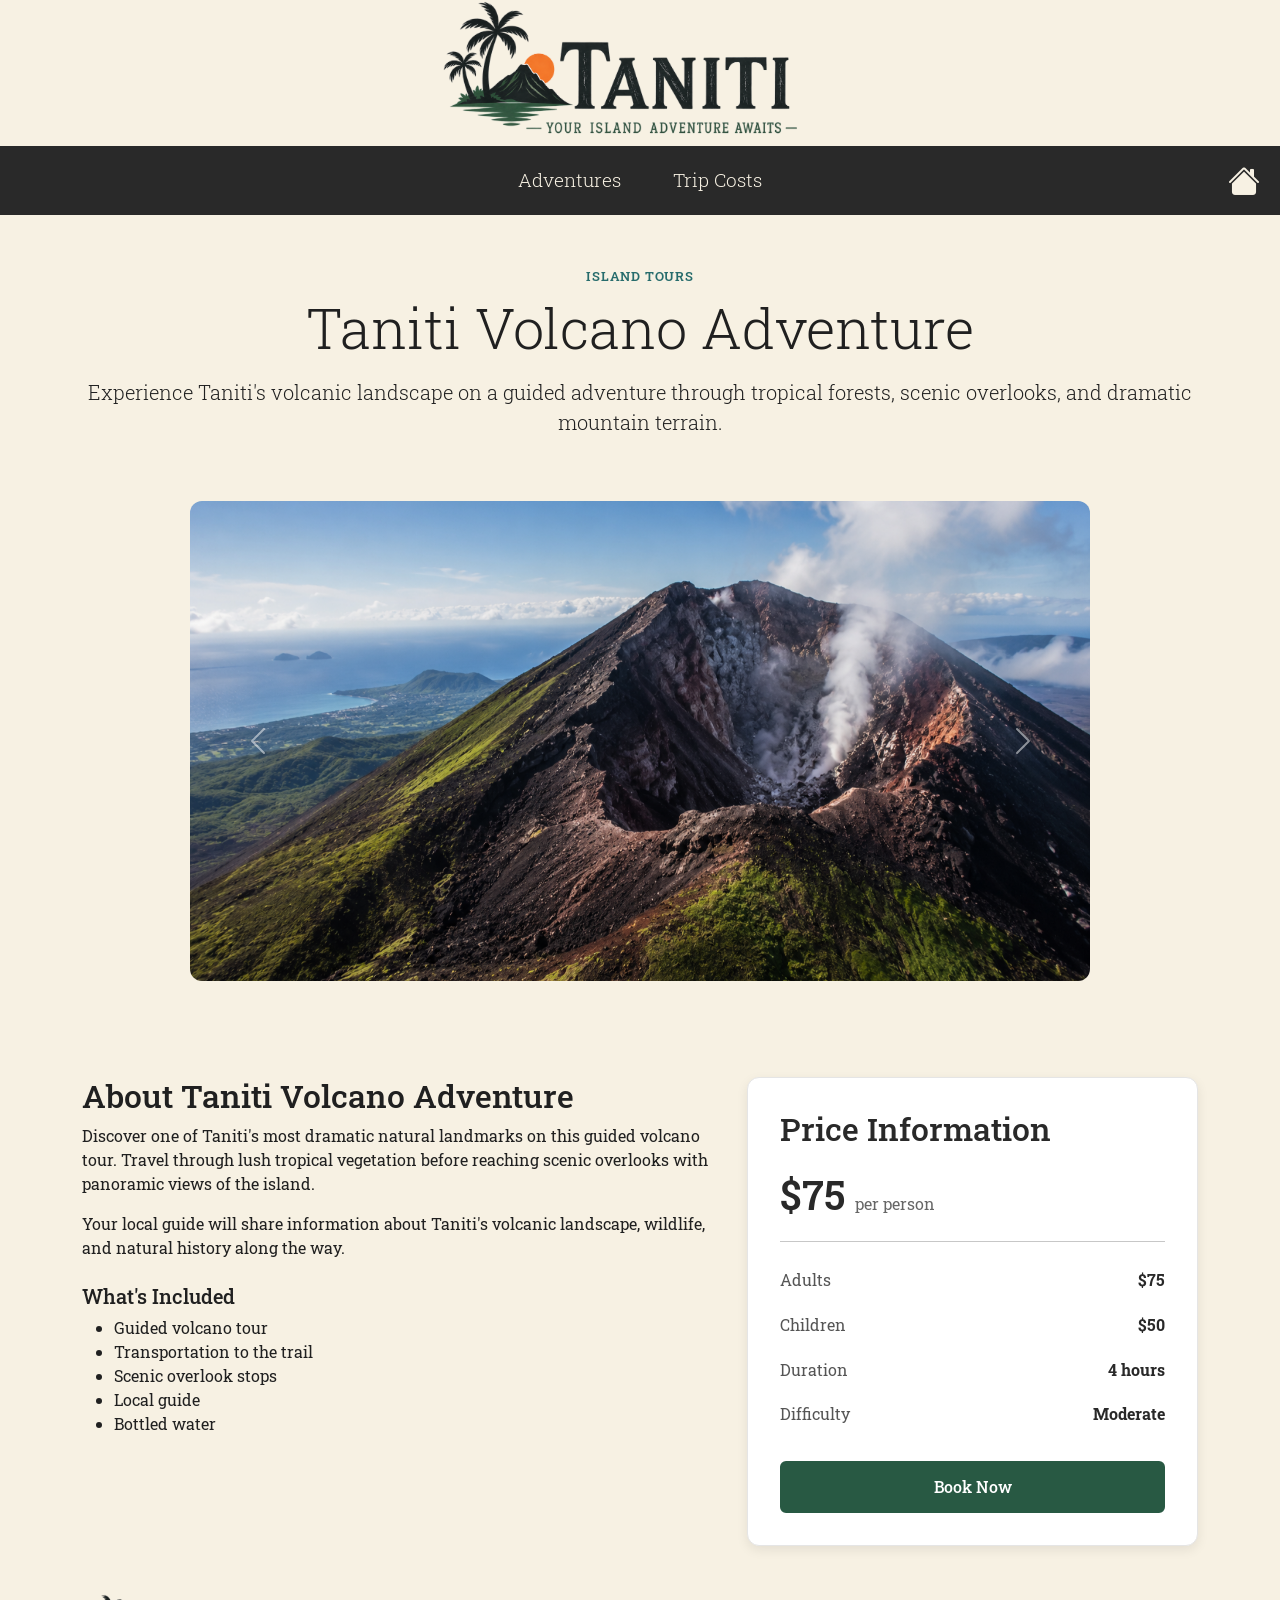
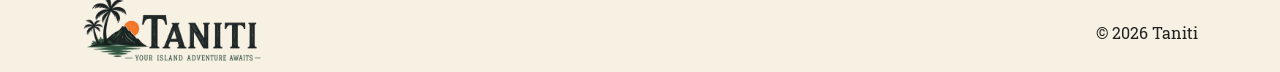
<file: adventure.html>
<!doctype html>
<html lang="en">
  <head>
    <meta charset="UTF-8" />
    <meta name="viewport" content="width=device-width, initial-scale=1.0" />
    <title>Taniti</title>
    <link
      href="https://cdn.jsdelivr.net/npm/bootstrap@5.3.8/dist/css/bootstrap.min.css"
      rel="stylesheet"
    />
    <link
      rel="stylesheet"
      href="https://cdn.jsdelivr.net/npm/bootstrap-icons@1.11.3/font/bootstrap-icons.min.css"
    />
    <link rel="stylesheet" href="styles.css" />
    <link rel="preconnect" href="https://fonts.googleapis.com" />
    <link rel="preconnect" href="https://fonts.gstatic.com" crossorigin />
    <link
      href="https://fonts.googleapis.com/css2?family=Roboto+Slab:wght@200;300;400;500&display=swap"
      rel="stylesheet"
    />
  </head>
  <header class="site-header">
      <a href="index.html" class="logo">
        <img src="images/taniti-logo.png" alt="Taniti logo" />
      </a>
    </header>
    <nav class="navbar taniti-navbar">
      <div class="container-fluid justify-content-center">
        <div class="navbar-nav flex-row gap-2">
          <a class="nav-link nav-button" href="adventures.html">Adventures</a>
          <a class="nav-link nav-button" href="trip_costs.html">Trip Costs</a>

        </div>
        <a href="index.html" class="home-link" aria-label="Home"
          ><i class="bi bi-house-fill"></i
        ></a>
      </div>
    </nav>
    <body>
        <main>

            <!-- Adventure Intro -->
            <section class="adventure-detail-intro py-5">
                <div class="container text-center">

                    <span class="adventure-category">Island Tours</span>

                    <h1 class="display-4 mb-3">
                        Taniti Volcano Adventure
                    </h1>

                    <p class="lead mx-auto adventure-detail-lead">
                        Experience Taniti's volcanic landscape on a guided
                        adventure through tropical forests, scenic overlooks,
                        and dramatic mountain terrain.
                    </p>

                </div>
            </section>


            <!-- Gallery -->
            <section class="adventure-gallery pb-5">
                <div class="container">

                    <div id="adventureCarousel"
                        class="carousel slide"
                        data-bs-ride="carousel">

                        <div class="carousel-inner">
                            <div class="carousel-item  active">
                                <img src="images/volcano-view.png"
                                    class="d-block w-100 gallery-image"
                                    alt="View of Taniti volcano">
                            </div>

                            <div class="carousel-item">
                                <img src="images/volcano-trail.png"
                                    class="d-block w-100 gallery-image"
                                    alt="Trail leading through the volcanic landscape">
                            </div>
                            <div class="carousel-item">
                                <img src="images/volcano-tour.png"
                                    class="d-block w-100 gallery-image"
                                    alt="Visitors exploring Taniti's volcano">
                            </div>

                        </div>

                        <!-- Previous -->
                        <button class="carousel-control-prev"
                                type="button"
                                data-bs-target="#adventureCarousel"
                                data-bs-slide="prev">

                            <span class="carousel-control-prev-icon"
                                aria-hidden="true"></span>

                            <span class="visually-hidden">Previous</span>
                        </button>

                        <!-- Next -->
                        <button class="carousel-control-next"
                                type="button"
                                data-bs-target="#adventureCarousel"
                                data-bs-slide="next">

                            <span class="carousel-control-next-icon"
                                aria-hidden="true"></span>

                            <span class="visually-hidden">Next</span>
                        </button>

                    </div>

                </div>
            </section>


            <!-- Adventure Information -->
            <section class="adventure-information py-5">
                <div class="container">

                    <div class="row g-4">

                        <!-- Description -->
                        <div class="col-12 col-lg-7">

                            <div class="adventure-info-card h-100">

                                <h2>About Taniti Volcano Adventure</h2>

                                <p>
                                    Discover one of Taniti's most dramatic natural
                                    landmarks on this guided volcano tour. Travel
                                    through lush tropical vegetation before reaching
                                    scenic overlooks with panoramic views of the island.
                                </p>

                                <p>
                                    Your local guide will share information about
                                    Taniti's volcanic landscape, wildlife, and natural
                                    history along the way.
                                </p>

                                <h3 class="h5 mt-4">What's Included</h3>

                                <ul class="adventure-features">
                                    <li>Guided volcano tour</li>
                                    <li>Transportation to the trail</li>
                                    <li>Scenic overlook stops</li>
                                    <li>Local guide</li>
                                    <li>Bottled water</li>
                                </ul>

                            </div>

                        </div>


                        <!-- Price Information -->
                        <div class="col-12 col-lg-5">

                            <div class="adventure-price-card h-100">

                                <h2>Price Information</h2>

                                <p class="detail-price">
                                    $75
                                    <span>per person</span>
                                </p>

                                <hr>

                                <div class="price-detail-row">
                                    <span>Adults</span>
                                    <strong>$75</strong>
                                </div>

                                <div class="price-detail-row">
                                    <span>Children</span>
                                    <strong>$50</strong>
                                </div>

                                <div class="price-detail-row">
                                    <span>Duration</span>
                                    <strong>4 hours</strong>
                                </div>

                                <div class="price-detail-row">
                                    <span>Difficulty</span>
                                    <strong>Moderate</strong>
                                </div>

                                <a href="#booking"
                                class="btn adventure-book-button w-100 mt-4">
                                    Book Now
                                </a>

                            </div>

                        </div>

                    </div>

                </div>
            </section>


           
        </main>
    </body>
    <footer class="site-footer">
      <div class="container">
        <div class="footer-content">
          <a href="index.html">
            <img
              src="images/taniti-logo.png"
              alt="Taniti logo"
              class="footer-logo"
            />
          </a>


          <p>&copy; 2026 Taniti</p>
        </div>
      </div>
    </footer>
    <script src="https://cdn.jsdelivr.net/npm/bootstrap@5.3.8/dist/js/bootstrap.bundle.min.js"></script>
</html>
</file>
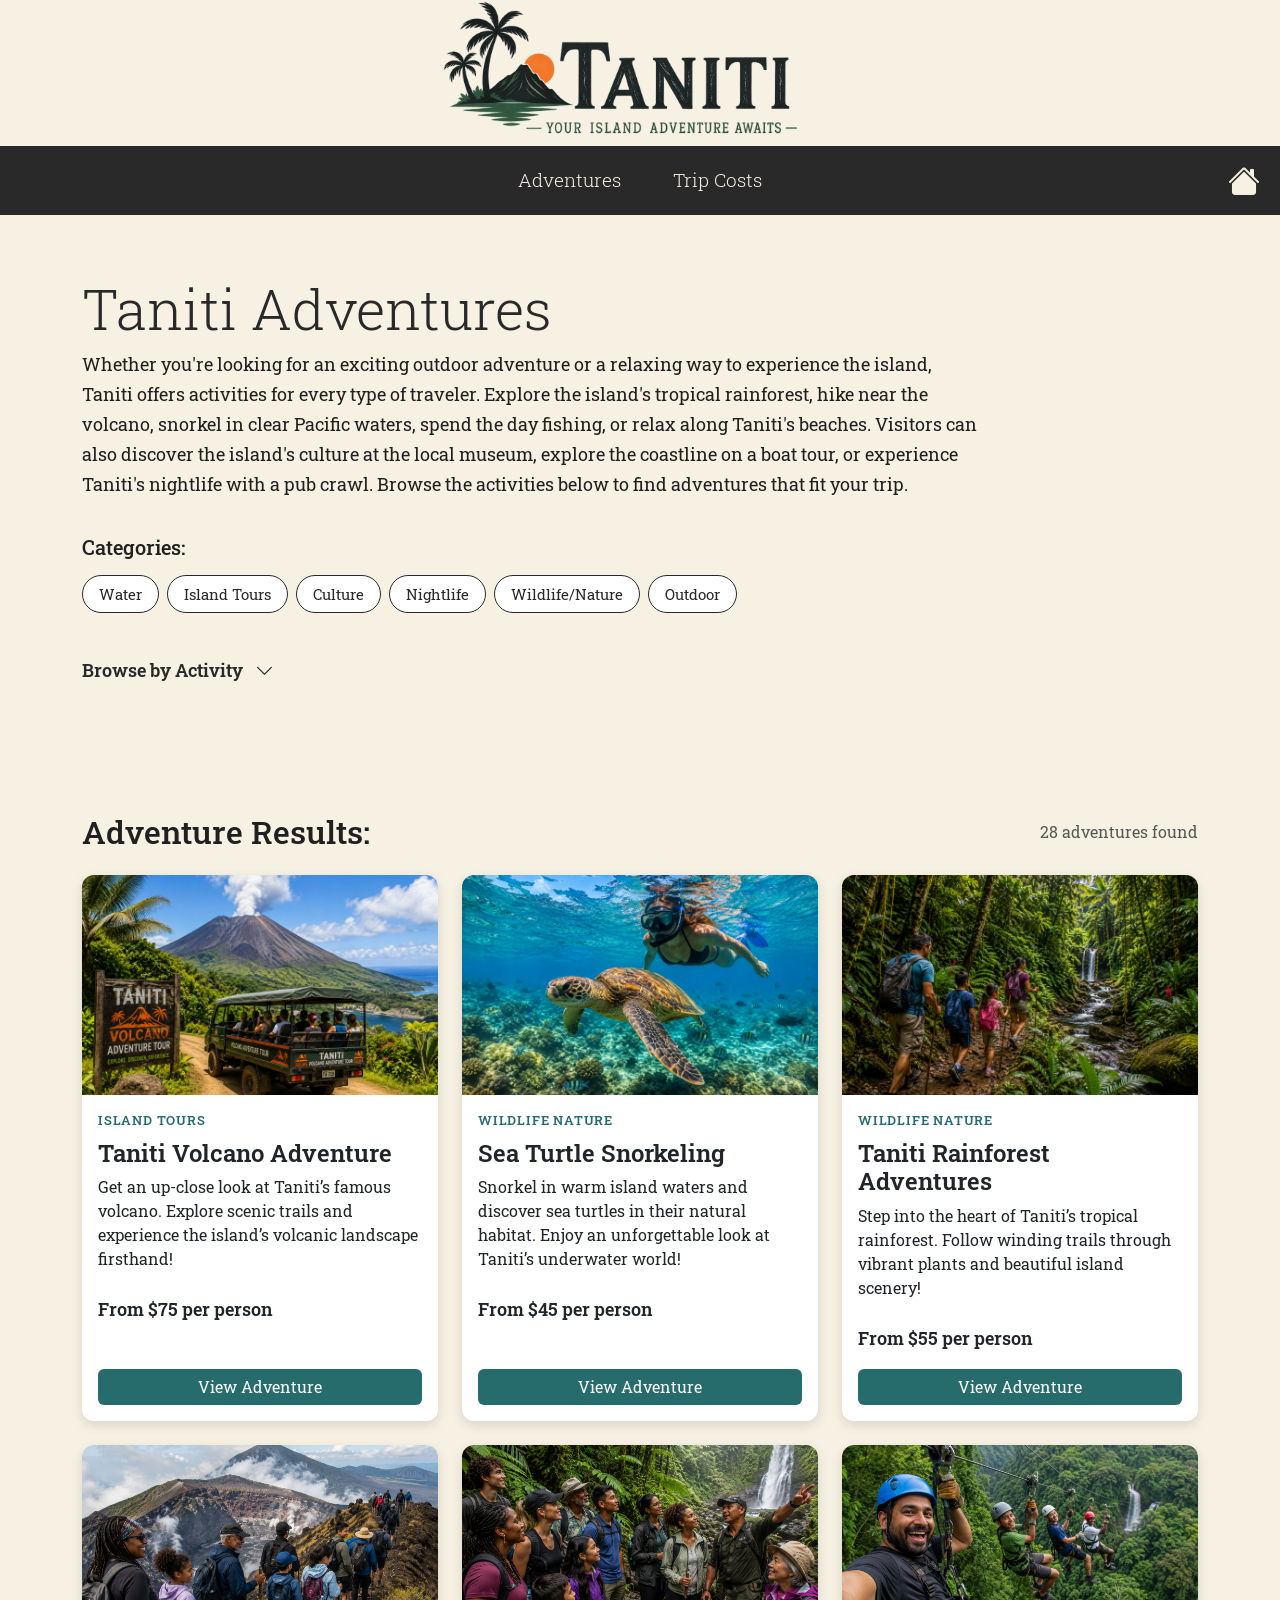
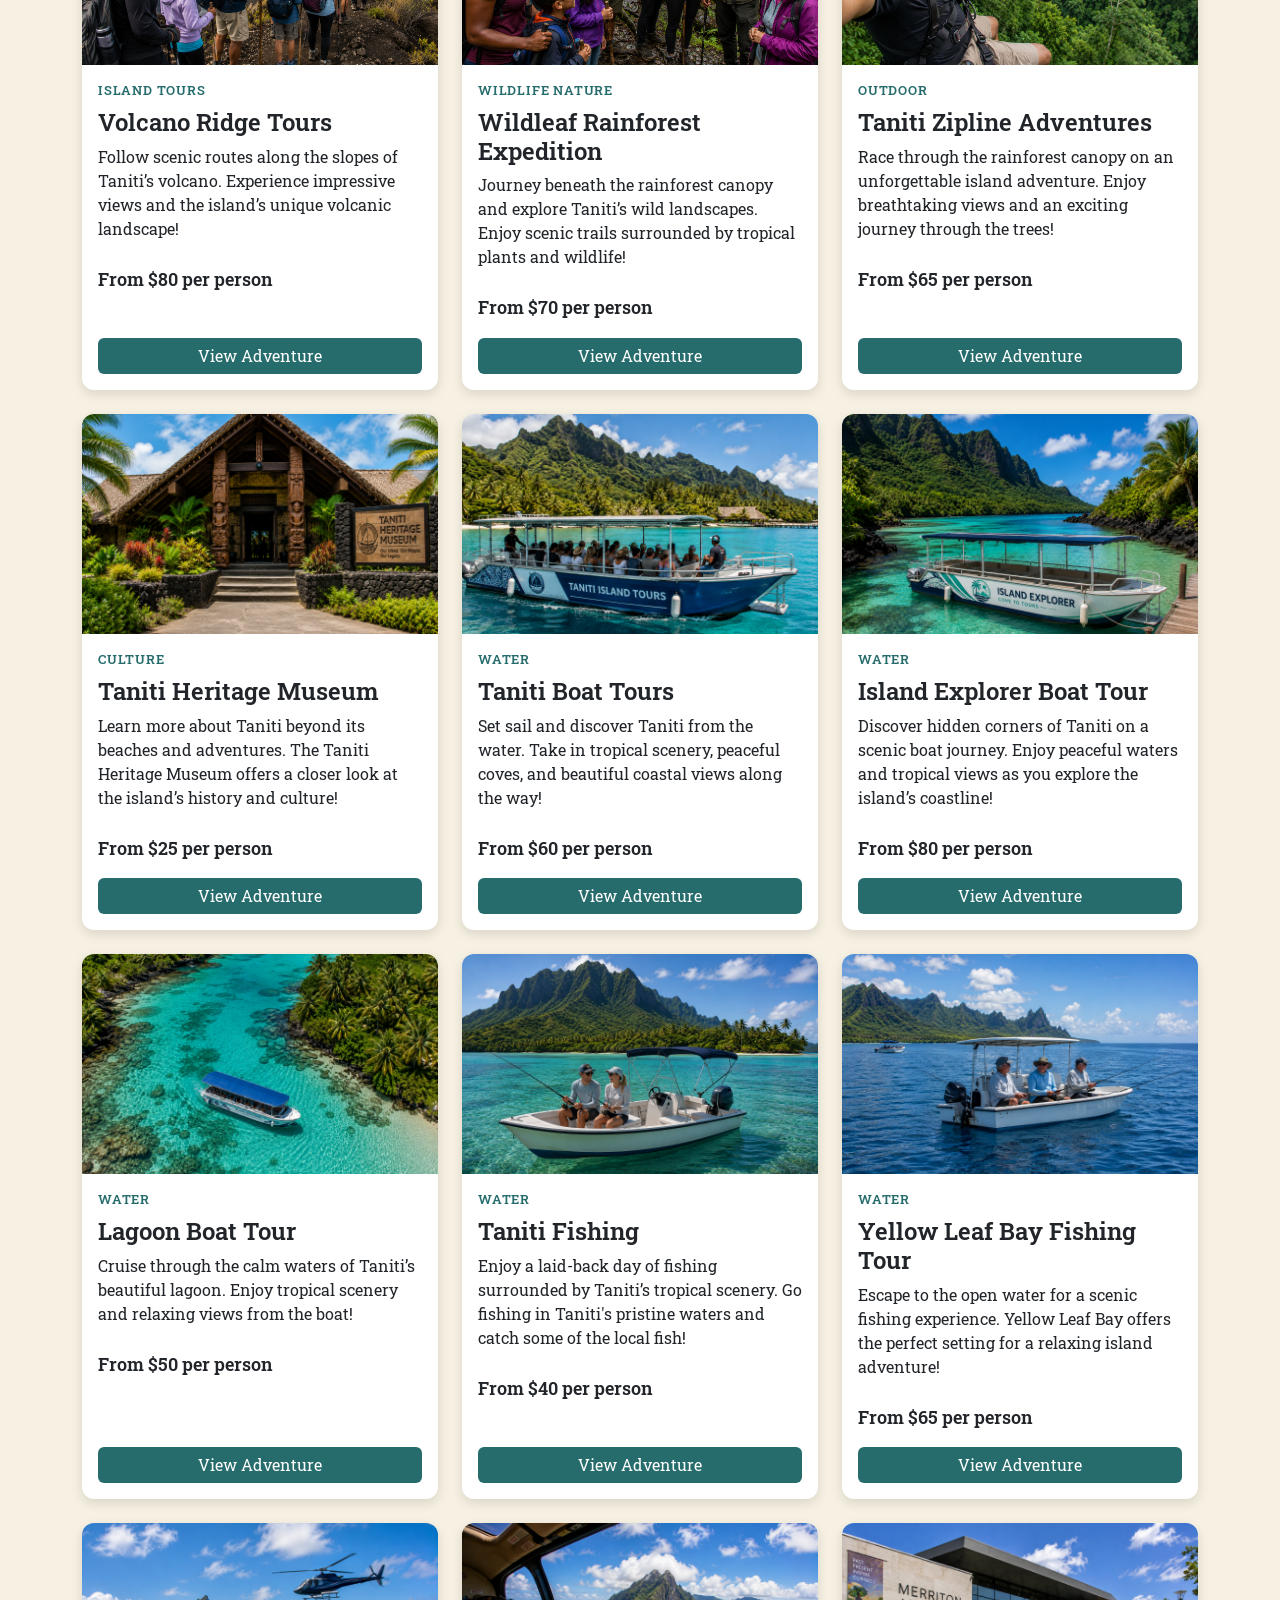
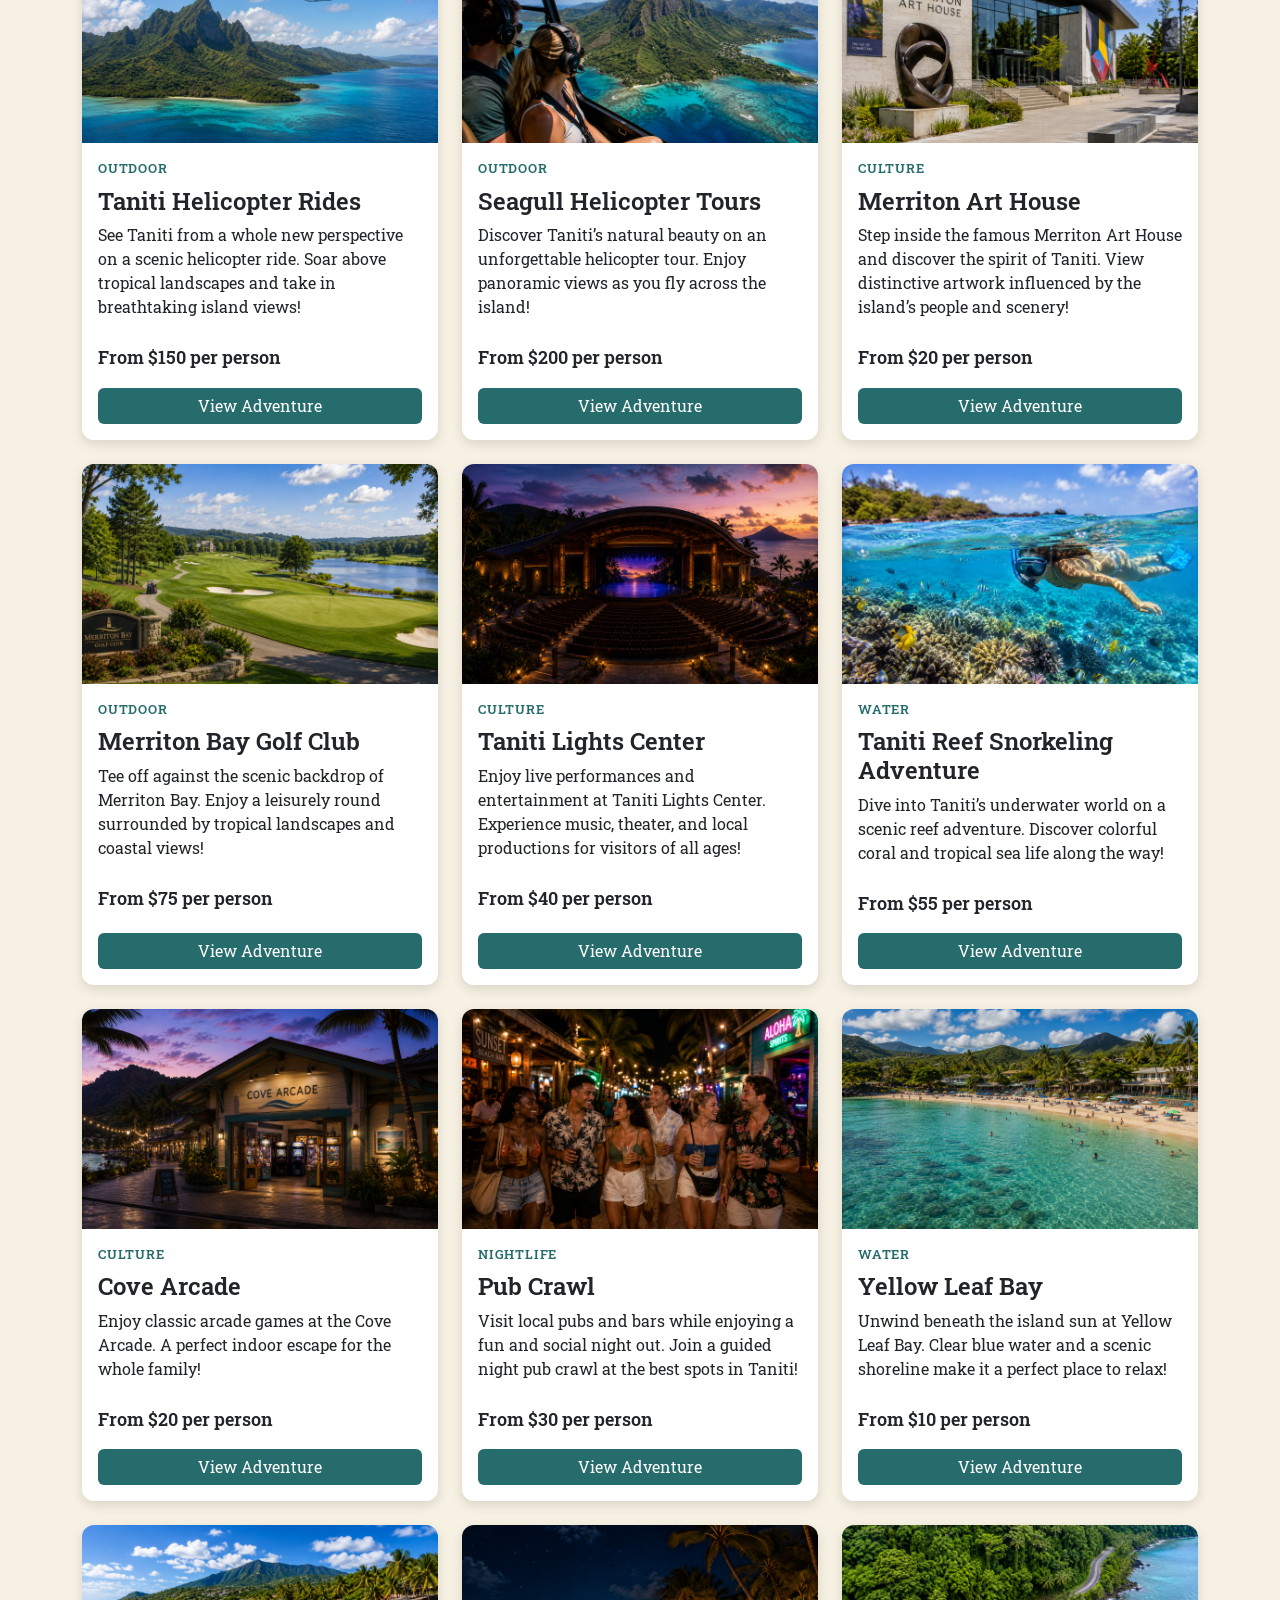
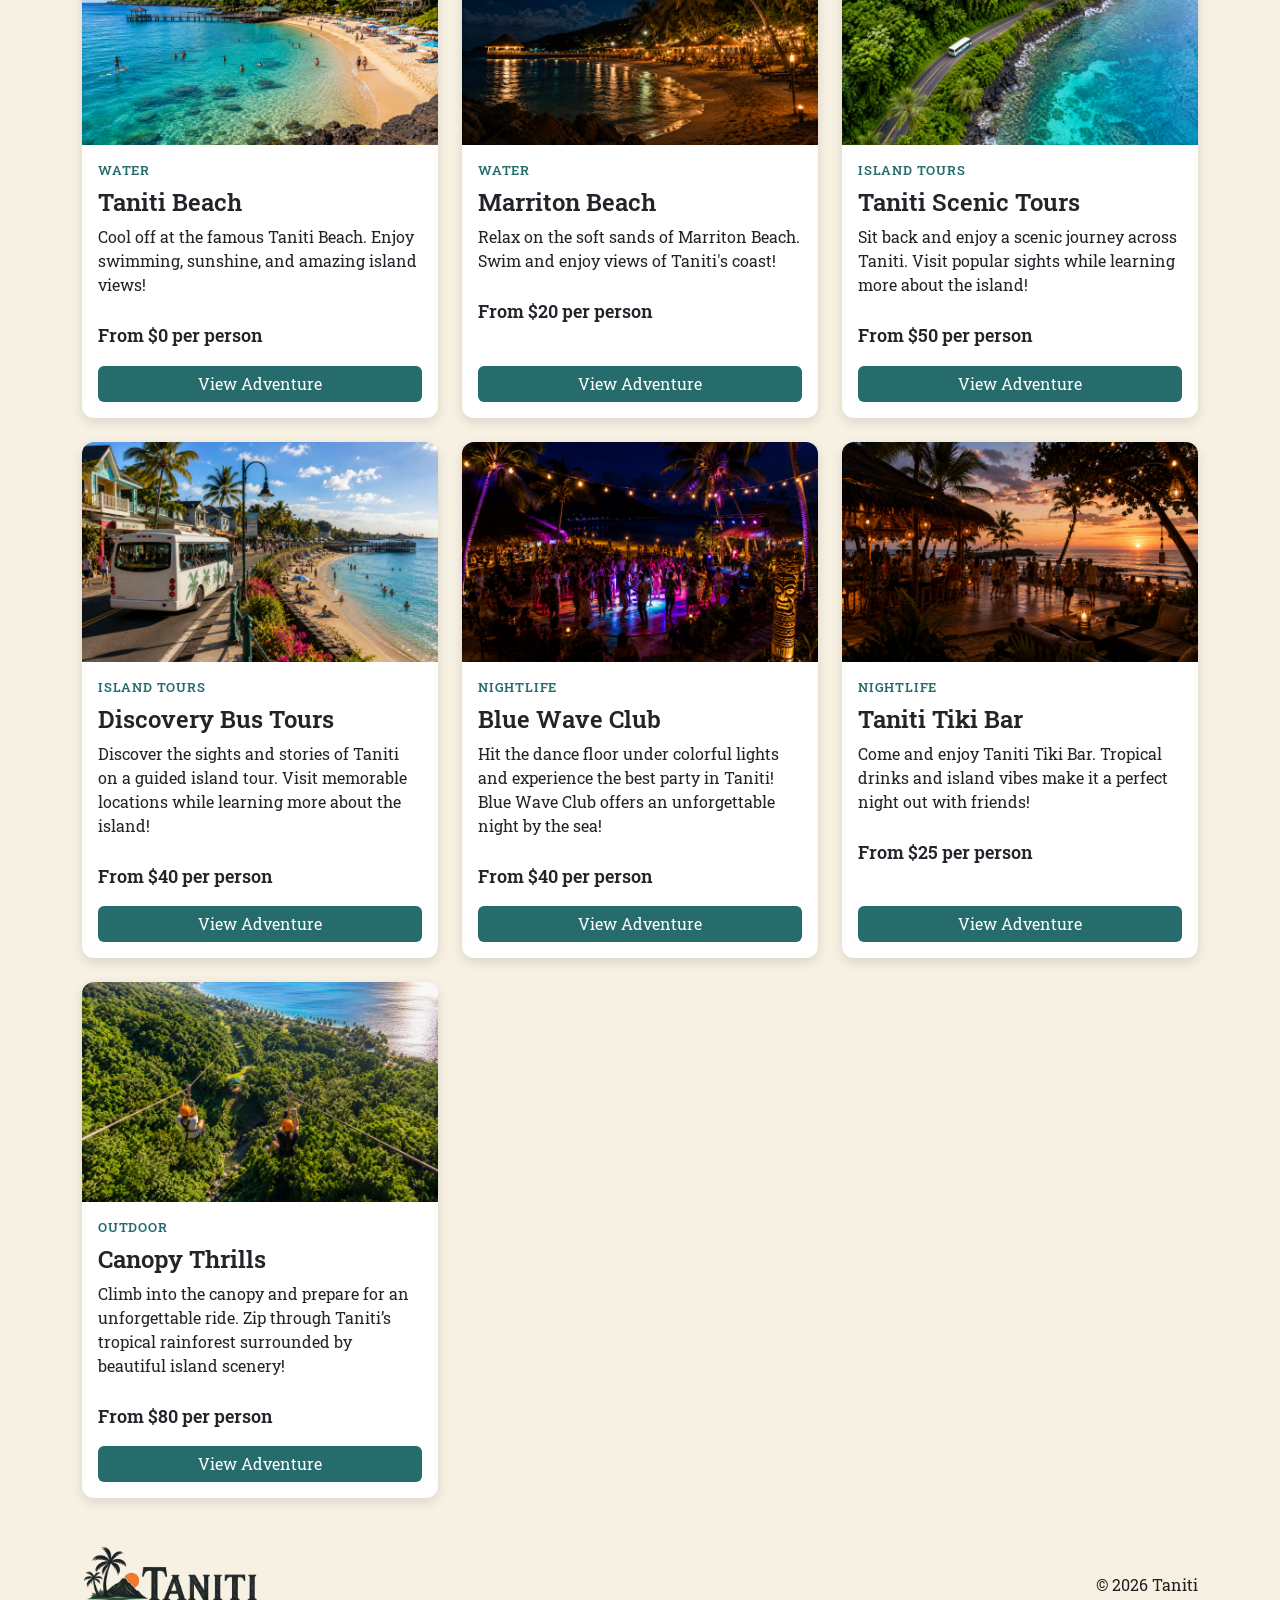
<file: adventures.html>
<!doctype html>
<html lang="en">
  <head>
    <meta charset="UTF-8" />
    <meta name="viewport" content="width=device-width, initial-scale=1.0" />
    <title>Taniti</title>
    <link
      href="https://cdn.jsdelivr.net/npm/bootstrap@5.3.8/dist/css/bootstrap.min.css"
      rel="stylesheet"
    />
    <link
      rel="stylesheet"
      href="https://cdn.jsdelivr.net/npm/bootstrap-icons@1.11.3/font/bootstrap-icons.min.css"
    />
    <link rel="stylesheet" href="styles.css" />
    <link rel="preconnect" href="https://fonts.googleapis.com" />
    <link rel="preconnect" href="https://fonts.gstatic.com" crossorigin />
    <link
      href="https://fonts.googleapis.com/css2?family=Roboto+Slab:wght@200;300;400;500&display=swap"
      rel="stylesheet"
    />
  </head>
  <body>
    <header class="site-header">
      <a href="index.html" class="logo">
        <img src="images/taniti-logo.png" alt="Taniti logo" />
      </a>
    </header>
    <nav class="navbar taniti-navbar">
      <div class="container-fluid justify-content-center">
        <div class="navbar-nav flex-row gap-2">
          <a class="nav-link nav-button" href="adventures.html">Adventures</a>
          <a class="nav-link nav-button" href="trip_costs.html">Trip Costs</a>

        </div>
        <a href="index.html" class="home-link" aria-label="Home"
          ><i class="bi bi-house-fill"></i
        ></a>
      </div>
    </nav>
    <main>
      <!-- Adventures Intro -->
      <section class="adventures-intro">
        <div class="container">
          <h1 class="display-4 mb-2">Taniti Adventures</h1>

          <p class="adventure-description">
            Whether you're looking for an exciting outdoor adventure or a
            relaxing way to experience the island, Taniti offers activities for
            every type of traveler. Explore the island's tropical rainforest,
            hike near the volcano, snorkel in clear Pacific waters, spend the
            day fishing, or relax along Taniti's beaches. Visitors can also
            discover the island's culture at the local museum, explore the
            coastline on a boat tour, or experience Taniti's nightlife with a
            pub crawl. Browse the activities below to find adventures that fit
            your trip.
          </p>

          <!-- Filters -->
          <div class="adventure-filters">
            <!-- Category Filters -->
            <div class="filter-section">
              <h2 class="h5 mb-3">Categories:</h2>
              <div class="d-flex flex-wrap gap-2">
                <button
                  class="btn filter-btn category-filter"
                  type="button"
                  data-filter="water"
                >
                  Water
                </button>
                <button
                  class="btn filter-btn category-filter"
                  type="button"
                  data-filter="island-tours"
                >
                  Island Tours
                </button>
                <button
                  class="btn filter-btn category-filter"
                  type="button"
                  data-filter="culture"
                >
                  Culture
                </button>
                <button
                  class="btn filter-btn category-filter"
                  type="button"
                  data-filter="nightlife"
                >
                  Nightlife
                </button>
                <button
                  class="btn filter-btn category-filter"
                  type="button"
                  data-filter="wildlife-nature"
                >
                  Wildlife/Nature
                </button>
                <button
                  class="btn filter-btn category-filter"
                  type="button"
                  data-filter="outdoor"
                >
                  Outdoor
                </button>
              </div>
            </div>
            <!-- Activity Filters -->
            <div class="filter-section mt-4">
              <button
                class="btn activity-toggle"
                type="button"
                data-bs-toggle="collapse"
                data-bs-target="#activityFilters"
                aria-expanded="false"
                aria-controls="activityFilters"
              >
                Browse by Activity
                <i class="bi bi-chevron-down ms-2"></i>
              </button>
            </div>
            <div class="collapse mt-3" id="activityFilters">
              <div class="d-flex flex-wrap gap-2">
                <button
                  class="btn filter-btn activity-filter"
                  type="button"
                  data-filter="arcade"
                >
                  Arcade
                </button>
                <button
                  class="btn filter-btn activity-filter"
                  type="button"
                  data-filter="art-gallery"
                >
                  Art Gallery
                </button>
                <button
                  class="btn filter-btn activity-filter"
                  type="button"
                  data-filter="beaches"
                >
                  Beaches
                </button>
                <button
                  class="btn filter-btn activity-filter"
                  type="button"
                  data-filter="boat-tours"
                >
                  Boat Tours
                </button>
                <button
                  class="btn filter-btn activity-filter"
                  type="button"
                  data-filter="bus-tours"
                >
                  Bus Tours
                </button>
                <button
                  class="btn filter-btn activity-filter"
                  type="button"
                  data-filter="dancing"
                >
                  Dancing
                </button>
                <button
                  class="btn filter-btn activity-filter"
                  type="button"
                  data-filter="fishing"
                >
                  Fishing
                </button>
                <button
                  class="btn filter-btn activity-filter"
                  type="button"
                  data-filter="golfing"
                >
                  Golfing
                </button>
                <button
                  class="btn filter-btn activity-filter"
                  type="button"
                  data-filter="helicopter"
                >
                  Helicopter
                </button>
                <button
                  class="btn filter-btn activity-filter"
                  type="button"
                  data-filter="museum"
                >
                  Museum
                </button>
                <button
                  class="btn filter-btn activity-filter"
                  type="button"
                  data-filter="rainforests"
                >
                  Rainforests
                </button>
                <button
                  class="btn filter-btn activity-filter"
                  type="button"
                  data-filter="snorkeling"
                >
                  Snorkeling
                </button>
                <button
                  class="btn filter-btn activity-filter"
                  type="button"
                  data-filter="pub-crawl"
                >
                  Pub Crawl
                </button>
                <button
                  class="btn filter-btn activity-filter"
                  type="button"
                  data-filter="theater"
                >
                  Theater
                </button>
                <button
                  class="btn filter-btn activity-filter"
                  type="button"
                  data-filter="volcano-tours"
                >
                  Volcano Tours
                </button>
                <button
                  class="btn filter-btn activity-filter"
                  type="button"
                  data-filter="ziplining"
                >
                  Ziplining
                </button>
              </div>
            </div>
          </div>
        </div>
      </section>
      <section class="adventure-results py-5">
        <div class="container">
          <div class="d-flex justify-content-between align-items-center mb-4">
            <h2 class="mb-0">Adventure Results:</h2>
            <p class="mb-0 text-muted">
              <span id="resultCount"></span> adventures found
            </p>
          </div>

          <div class="row g-4" id="adventureResults"></div>
        </div>
      </section>
    </main>
    <footer class="site-footer">
      <div class="container">
        <div class="footer-content">
          <a href="index.html">
            <img
              src="images/taniti-logo.png"
              alt="Taniti logo"
              class="footer-logo"
            />
          </a>

          <p>&copy; 2026 Taniti</p>
        </div>
      </div>
    </footer>
    <script src="https://cdn.jsdelivr.net/npm/bootstrap@5.3.8/dist/js/bootstrap.bundle.min.js"></script>
    <script src="adventures_query.js"></script>
  </body>
</html>
</file>
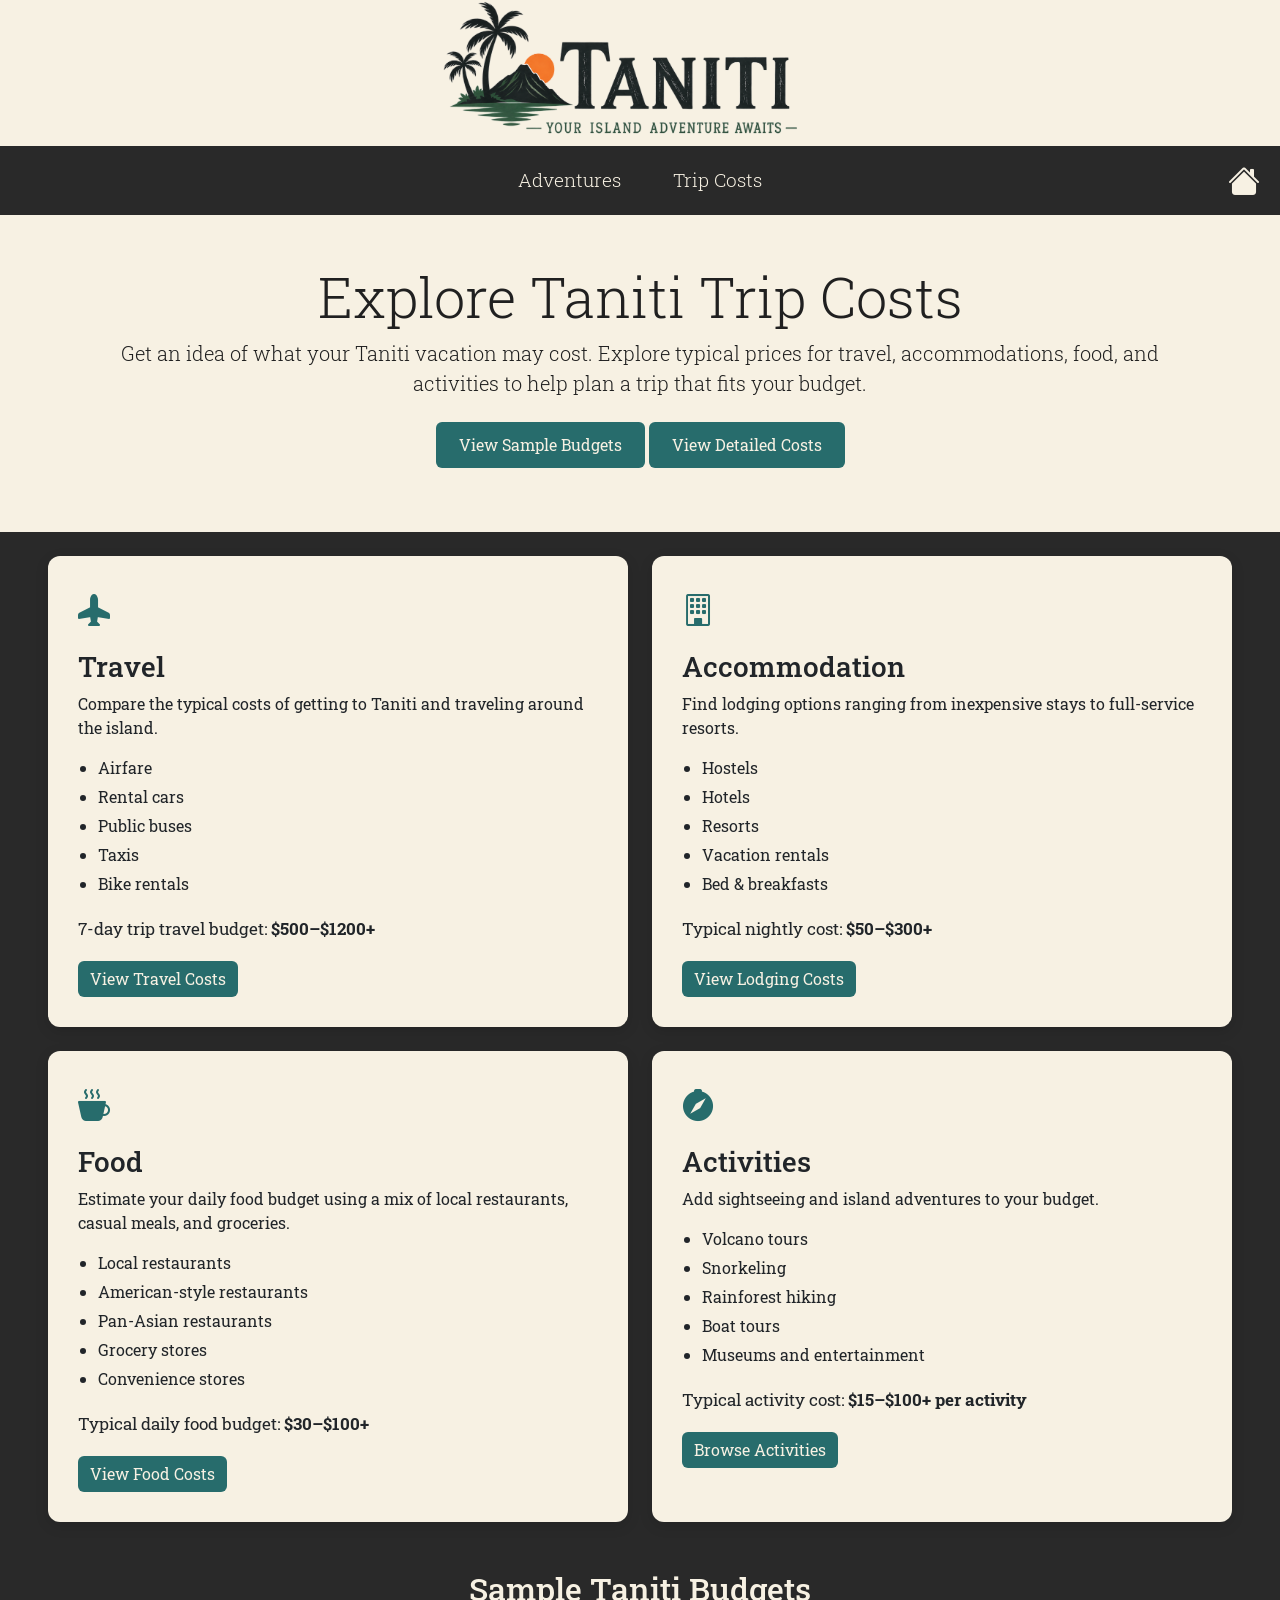
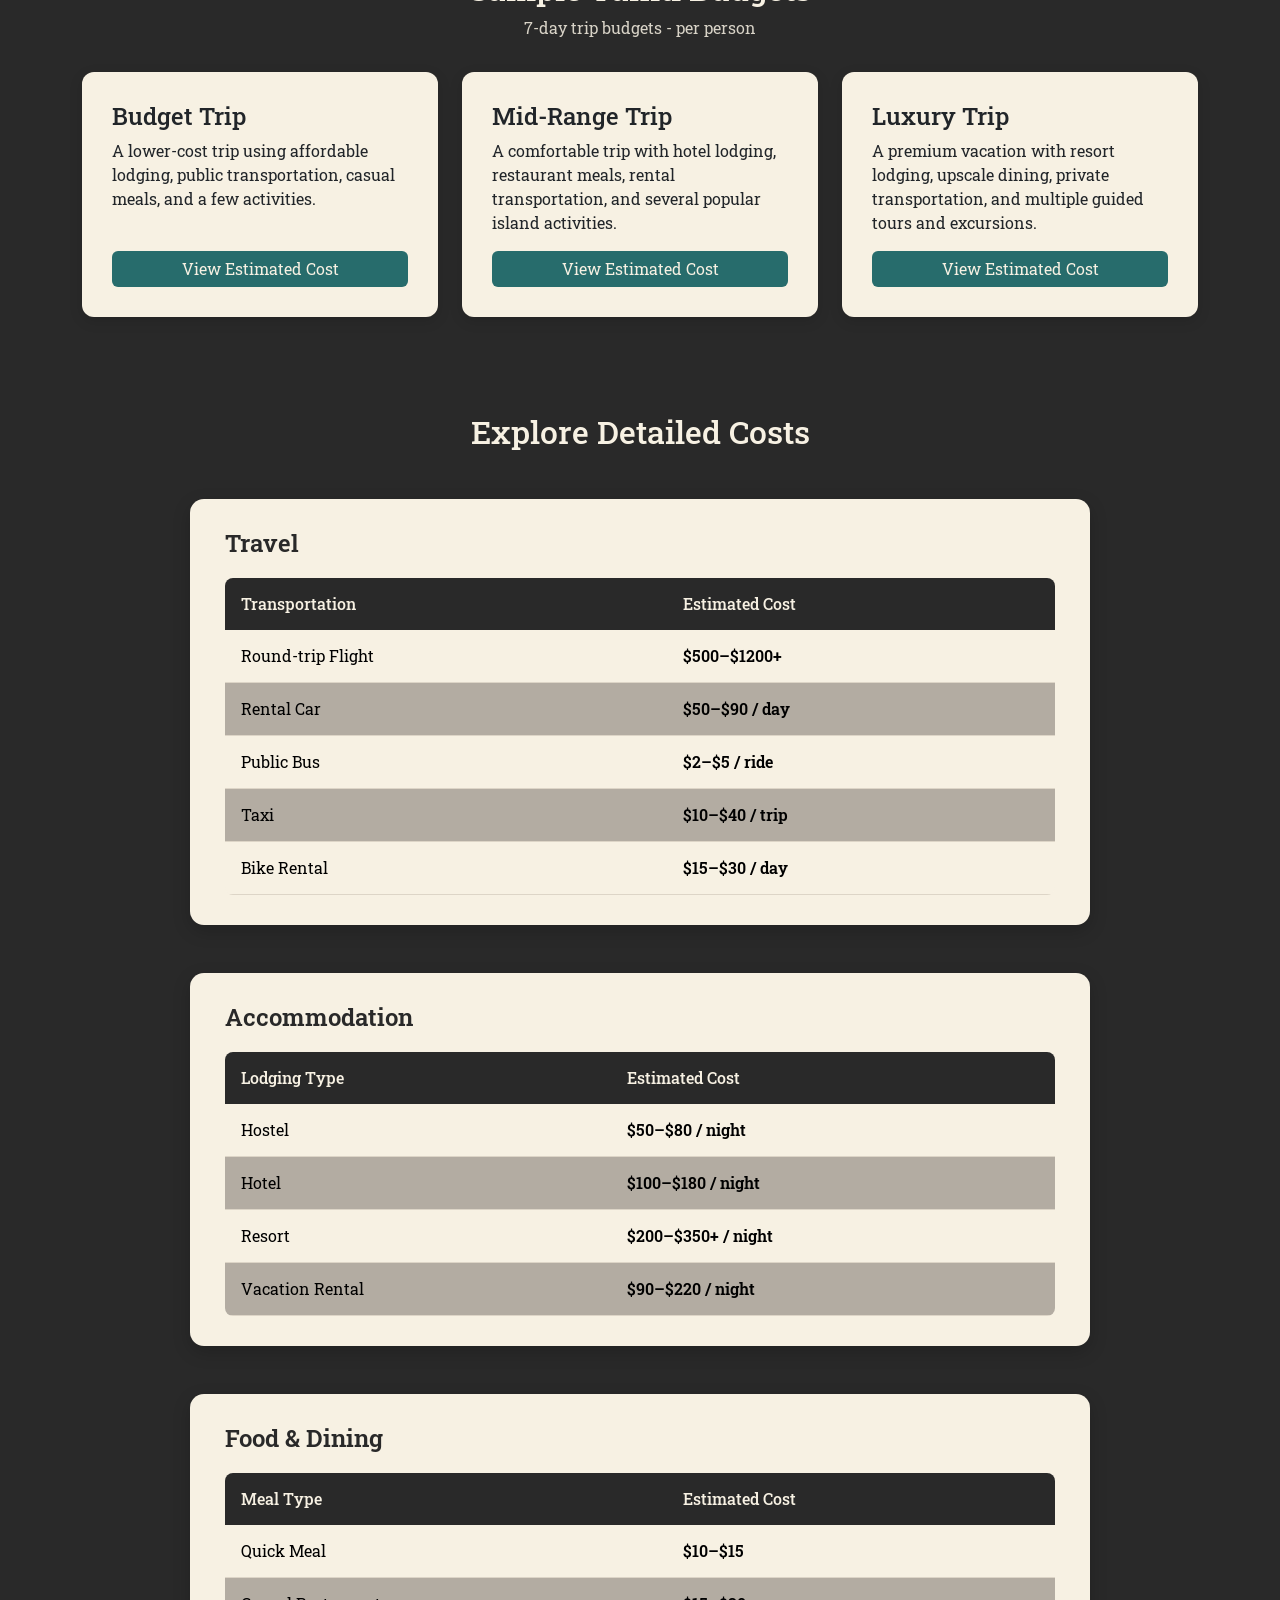
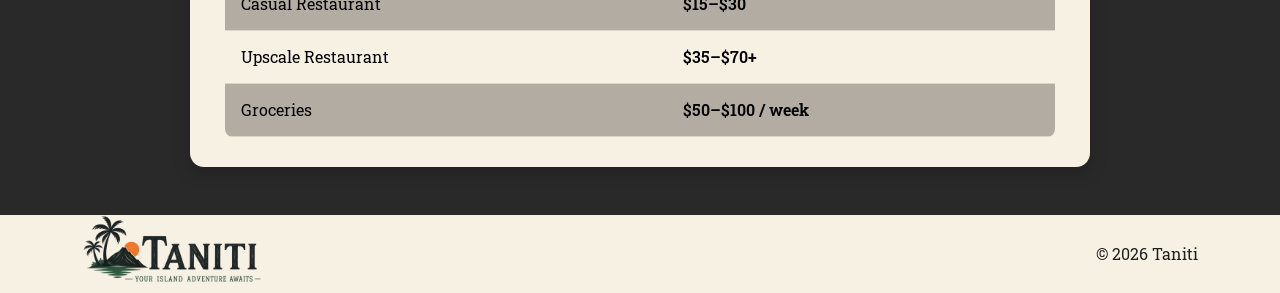
<file: trip_costs.html>
<!doctype html>
<html lang="en">
  <head>
    <meta charset="UTF-8" />
    <meta name="viewport" content="width=device-width, initial-scale=1.0" />
    <title>Taniti</title>
    <link
      href="https://cdn.jsdelivr.net/npm/bootstrap@5.3.8/dist/css/bootstrap.min.css"
      rel="stylesheet"
    />
    <link
      rel="stylesheet"
      href="https://cdn.jsdelivr.net/npm/bootstrap-icons@1.11.3/font/bootstrap-icons.min.css"
    />
    <link rel="stylesheet" href="styles.css" />
    <link rel="preconnect" href="https://fonts.googleapis.com" />
    <link rel="preconnect" href="https://fonts.gstatic.com" crossorigin />
    <link
      href="https://fonts.googleapis.com/css2?family=Roboto+Slab:wght@200;300;400;500&display=swap"
      rel="stylesheet"
    />
  </head>
  <header class="site-header">
      <a href="index.html" class="logo">
        <img src="images/taniti-logo.png" alt="Taniti logo" />
      </a>
    </header>
    <nav class="navbar taniti-navbar">
      <div class="container-fluid justify-content-center">
        <div class="navbar-nav flex-row gap-2">
          <a class="nav-link nav-button" href="adventures.html">Adventures</a>
          <a class="nav-link nav-button" href="trip_costs.html">Trip Costs</a>
     
        </div>
        <a href="index.html" class="home-link" aria-label="Home"
          ><i class="bi bi-house-fill"></i
        ></a>
      </div>
    </nav>
  <body>

    <main>
            <!-- Trip Cost Intro -->
    <section class="trip-costs-intro py-5">
        <div class="container">

            <div class="text-center mb-4">
                <h1 class="display-4 mb-2">Explore Taniti Trip Costs</h1>

                <p class="lead mx-auto trip-costs-description">
                    Get an idea of what your Taniti vacation may cost.
                    Explore typical prices for travel, accommodations,
                    food, and activities to help plan a trip that fits
                    your budget.
                </p>
            </div>

            <!-- Quick Links -->
            <div class="text-center sample-budget-link">
                <a href="#sample-budgets" class="btn sample-budget-btn">
                    View Sample Budgets
                </a>

                <a href="#detailed-costs" class="btn sample-budget-btn">
                    View Detailed Costs
                </a>
            </div>

        </div>
    </section>
    <section class="cost-categories px-5">
                <!-- Cost Categories -->
            <div class="row g-4">

                <!-- Travel -->
                <div class="col-12 col-md-6">
                    <div class="card cost-card h-100">

                        <div class="card-body">
                            <div class="cost-icon mb-3">
                                <i class="bi bi-airplane-fill"></i>
                            </div>

                            <h2 class="h3">Travel</h2>

                            <p>
                                Compare the typical costs of getting to Taniti
                                and traveling around the island.
                            </p>

                            <ul class="cost-list">
                                <li>Airfare</li>
                                <li>Rental cars</li>
                                <li>Public buses</li>
                                <li>Taxis</li>
                                <li>Bike rentals</li>
                            </ul>

                            <p class="cost-range">
                                7-day trip travel budget:
                                <strong>$500–$1200+</strong>
                            </p>

                            <a href="#travel-costs"
                               class="btn cost-button">
                                View Travel Costs
                            </a>
                        </div>

                    </div>
                </div>


                <!-- Accommodation -->
                <div class="col-12 col-md-6">
                    <div class="card cost-card h-100">

                        <div class="card-body">
                            <div class="cost-icon mb-3">
                                <i class="bi bi-building"></i>
                            </div>

                            <h2 class="h3">Accommodation</h2>

                            <p>
                                Find lodging options ranging from inexpensive
                                stays to full-service resorts.
                            </p>

                            <ul class="cost-list">
                                <li>Hostels</li>
                                <li>Hotels</li>
                                <li>Resorts</li>
                                <li>Vacation rentals</li>
                                <li>Bed & breakfasts</li>
                            </ul>

                            <p class="cost-range">
                                Typical nightly cost:
                                <strong>$50–$300+</strong>
                            </p>

                            <a href="#lodging-costs"
                               class="btn cost-button">
                                View Lodging Costs
                            </a>
                        </div>

                    </div>
                </div>


                <!-- Food -->
                <div class="col-12 col-md-6">
                    <div class="card cost-card h-100">

                        <div class="card-body">
                            <div class="cost-icon mb-3">
                                <i class="bi bi-cup-hot-fill"></i>
                            </div>

                            <h2 class="h3">Food</h2>

                            <p>
                                Estimate your daily food budget using a mix
                                of local restaurants, casual meals, and groceries.
                            </p>

                            <ul class="cost-list">
                                <li>Local restaurants</li>
                                <li>American-style restaurants</li>
                                <li>Pan-Asian restaurants</li>
                                <li>Grocery stores</li>
                                <li>Convenience stores</li>
                            </ul>

                            <p class="cost-range">
                                Typical daily food budget:
                                <strong>$30–$100+</strong>
                            </p>

                            <a href="#food-costs"
                               class="btn cost-button">
                                View Food Costs
                            </a>
                        </div>

                    </div>
                </div>


                <!-- Activities -->
                <div class="col-12 col-md-6">
                    <div class="card cost-card h-100">

                        <div class="card-body">
                            <div class="cost-icon mb-3">
                                <i class="bi bi-compass-fill"></i>
                            </div>

                            <h2 class="h3">Activities</h2>

                            <p>
                                Add sightseeing and island adventures to
                                your budget.
                            </p>

                            <ul class="cost-list">
                                <li>Volcano tours</li>
                                <li>Snorkeling</li>
                                <li>Rainforest hiking</li>
                                <li>Boat tours</li>
                                <li>Museums and entertainment</li>
                            </ul>

                            <p class="cost-range">
                                Typical activity cost:
                                <strong>$15–$100+ per activity</strong>
                            </p>

                            <a href="adventures.html"
                               class="btn cost-button">
                                Browse Activities
                            </a>
                        </div>

                    </div>
                </div>

            </div>
        </div>
    </section>
        
  

        <!-- Example Trip Budget -->
        <section id="sample-budgets" class="sample-budgets py-5">
            <div class="container">

                <div class="text-center ">
                    <h2>Sample Taniti Budgets</h2>
                    <p class="budget-basis">
                        7-day trip budgets - per person
                    </p>
                </div>

                <div class="row g-4">

                    <!-- Budget -->
                    <div class="col-12 col-md-6 col-lg-4">
                        <div class="card budget-card h-100">
                            <div class="card-body d-flex flex-column">

                                <h3 class="h4">Budget Trip</h3>

                                <p>
                                    A lower-cost trip using affordable lodging,
                                    public transportation, casual meals, and a few activities.
                                </p>

                                <button class="btn budget-button mt-auto"
                                        type="button"
                                        data-bs-toggle="collapse"
                                        data-bs-target="#budgetDetails"
                                        aria-expanded="false"
                                        aria-controls="budgetDetails">
                                    View Estimated Cost
                                </button>

                                <div class="collapse mt-3" id="budgetDetails">

                                    <div class="budget-details">

                                        <div class="budget-row">
                                            <span>Travel</span>
                                            <span>$450</span>
                                        </div>

                                        <div class="budget-row">
                                            <span>Lodging</span>
                                            <span>$420</span>
                                        </div>

                                        <div class="budget-row">
                                            <span>Food</span>
                                            <span>$210</span>
                                        </div>

                                        <div class="budget-row">
                                            <span>Transportation</span>
                                            <span>$80</span>
                                        </div>

                                        <div class="budget-row">
                                            <span>Activities</span>
                                            <span>$175</span>
                                        </div>

                                        <hr>

                                        <div class="budget-total">
                                            <span>Estimated Total</span>
                                            <span>$1,335</span>
                                        </div>

                                    </div>
                                </div>

                            </div>
                        </div>
                    </div>


                    <!-- Mid Range -->
                    <div class="col-12 col-md-6 col-lg-4">
                        <div class="card budget-card h-100">
                            <div class="card-body d-flex flex-column">

                                <h3 class="h4">Mid-Range Trip</h3>

                                <p>
                                    A comfortable trip with hotel lodging,
                                    restaurant meals, rental transportation,
                                    and several popular island activities.
                                </p>

                                <button class="btn budget-button mt-auto"
                                        type="button"
                                        data-bs-toggle="collapse"
                                        data-bs-target="#midRangeDetails"
                                        aria-expanded="false"
                                        aria-controls="midRangeDetails">
                                    View Estimated Cost
                                </button>

                                <div class="collapse mt-3" id="midRangeDetails">

                                    <div class="budget-details">

                                        <div class="budget-row">
                                            <span>Travel</span>
                                            <span>$550</span>
                                        </div>

                                        <div class="budget-row">
                                            <span>Lodging</span>
                                            <span>$980</span>
                                        </div>

                                        <div class="budget-row">
                                            <span>Food</span>
                                            <span>$420</span>
                                        </div>

                                        <div class="budget-row">
                                            <span>Transportation</span>
                                            <span>$350</span>
                                        </div>

                                        <div class="budget-row">
                                            <span>Activities</span>
                                            <span>$425</span>
                                        </div>

                                        <hr>

                                        <div class="budget-total">
                                            <span>Estimated Total</span>
                                            <span>$2,725</span>
                                        </div>

                                    </div>
                                </div>

                            </div>
                        </div>
                    </div>


                    <!-- Luxury -->
                    <div class="col-12 col-md-6 col-lg-4">
                        <div class="card budget-card h-100">
                            <div class="card-body d-flex flex-column">

                                <h3 class="h4">Luxury Trip</h3>

                                <p>
                                    A premium vacation with resort lodging,
                                    upscale dining, private transportation,
                                    and multiple guided tours and excursions.
                                </p>

                                <button class="btn budget-button mt-auto"
                                        type="button"
                                        data-bs-toggle="collapse"
                                        data-bs-target="#luxuryDetails"
                                        aria-expanded="false"
                                        aria-controls="luxuryDetails">
                                    View Estimated Cost
                                </button>

                                <div class="collapse mt-3" id="luxuryDetails">

                                    <div class="budget-details">

                                        <div class="budget-row">
                                            <span>Travel</span>
                                            <span>$800</span>
                                        </div>

                                        <div class="budget-row">
                                            <span>Lodging</span>
                                            <span>$2,100</span>
                                        </div>

                                        <div class="budget-row">
                                            <span>Food</span>
                                            <span>$850</span>
                                        </div>

                                        <div class="budget-row">
                                            <span>Transportation</span>
                                            <span>$650</span>
                                        </div>

                                        <div class="budget-row">
                                            <span>Activities</span>
                                            <span>$900</span>
                                        </div>

                                        <hr>

                                        <div class="budget-total">
                                            <span>Estimated Total</span>
                                            <span>$5,300</span>
                                        </div>

                                    </div>
                                </div>

                            </div>
                        </div>
                    </div>

                </div>
            </div>
        </section>


        <!-- Detailed Costs -->
        <section id="detailed-costs" class="cost-details py-5">
            <div class="container">

                <h2 class="text-center mb-5">Explore Detailed Costs</h2>


                <!-- Travel Costs -->
                <div id="travel-costs" class="cost-detail-section mb-5">

                    <h3>Travel</h3>

                    <div class="table-responsive">

                        <table class="table cost-table">

                            <thead>
                                <tr>
                                    <th>Transportation</th>
                                    <th>Estimated Cost</th>
                                </tr>
                            </thead>

                            <tbody>
                                <tr>
                                    <td>Round-trip Flight</td>
                                    <td>$500–$1200+</td>
                                </tr>
                                <tr>
                                    <td>Rental Car</td>
                                    <td>$50–$90 / day</td>
                                </tr>

                                <tr>
                                    <td>Public Bus</td>
                                    <td>$2–$5 / ride</td>
                                </tr>

                                <tr>
                                    <td>Taxi</td>
                                    <td>$10–$40 / trip</td>
                                </tr>

                                <tr>
                                    <td>Bike Rental</td>
                                    <td>$15–$30 / day</td>
                                </tr>
                            </tbody>

                        </table>

                    </div>
                </div>


                <!-- Lodging Costs -->
                <div id="lodging-costs" class="cost-detail-section mb-5">

                    <h3>Accommodation</h3>

                    <div class="table-responsive">

                        <table class="table cost-table">

                            <thead>
                                <tr>
                                    <th>Lodging Type</th>
                                    <th>Estimated Cost</th>
                                </tr>
                            </thead>

                            <tbody>
                                <tr>
                                    <td>Hostel</td>
                                    <td>$50–$80 / night</td>
                                </tr>

                                <tr>
                                    <td>Hotel</td>
                                    <td>$100–$180 / night</td>
                                </tr>

                                <tr>
                                    <td>Resort</td>
                                    <td>$200–$350+ / night</td>
                                </tr>

                                <tr>
                                    <td>Vacation Rental</td>
                                    <td>$90–$220 / night</td>
                                </tr>
                            </tbody>

                        </table>

                    </div>
                </div>


                <!-- Food Costs -->
                <div id="food-costs" class="cost-detail-section">

                    <h3>Food & Dining</h3>

                    <div class="table-responsive">

                        <table class="table cost-table">

                            <thead>
                                <tr>
                                    <th>Meal Type</th>
                                    <th>Estimated Cost</th>
                                </tr>
                            </thead>

                            <tbody>
                                <tr>
                                    <td>Quick Meal</td>
                                    <td>$10–$15</td>
                                </tr>

                                <tr>
                                    <td>Casual Restaurant</td>
                                    <td>$15–$30</td>
                                </tr>

                                <tr>
                                    <td>Upscale Restaurant</td>
                                    <td>$35–$70+</td>
                                </tr>

                                <tr>
                                    <td>Groceries</td>
                                    <td>$50–$100 / week</td>
                                </tr>
                            </tbody>

                        </table>

                    </div>
                </div>

            </div>
        </section>

    </main>
  </body>
  <footer class="site-footer">
      <div class="container">
        <div class="footer-content">
          <a href="index.html">
            <img
              src="images/taniti-logo.png"
              alt="Taniti logo"
              class="footer-logo"
            />
          </a>


          <p>&copy; 2026 Taniti</p>
        </div>
      </div>
    </footer>
    <script src="https://cdn.jsdelivr.net/npm/bootstrap@5.3.8/dist/js/bootstrap.bundle.min.js"></script>
</html>
</file>
<file: styles.css>
/*Primary	🌋 Charcoal	#292929
Secondary	🌿 Deep jungle green	#285943
CTA / Accent	🔥 Lava orange	#E85D24
Secondary accent	🟡 Golden amber	#F2A900
Background	🏝️ Warm sand	#F7F1E3
Text	Near black	#202020
*/
:root {
     --charcoal-dark: #202020;
    --charcoal: #292929;
    --charcoal-light: #414141;

    --teal: #276c6c;
    --teal-dark: #1d5252;
    --jungle-green: #285943;
    --jungle-green-light: #A8C7B9;
    --lava-orange: #E85D24;
    --amber: #F2A900;
    --sand: #F7F1E3;
    --sand-dark: #b3aca2;
    --text-dark: #202020;
}
* {
    box-sizing: border-box;
}
html {
    scroll-behavior: smooth;
}
html,
body {
    margin: 0;
    padding: 0;
    overflow-x: hidden;
}

body{
    background-color: var(--sand);
    color: var(--text-dark);
    font-family: "Roboto Slab", serif;
}
.site-header {
    text-align: center;
    line-height: 0;
}
.taniti-navbar .container-fluid {
    position: relative;
}

.home-link {
    margin-left: 10px;
    flex-shrink: 0;
    font-size: 2rem;
    color: var(--sand);
    text-decoration: none;
}

.home-link:hover {
    opacity: 0.7;
}
.logo {
    display: inline-block;
    text-decoration: none;
}

.logo img {
   width: 400px;
    max-width: 90%;
    height: auto;
    display: block;
}

.taniti-navbar{
    background-color: var(--charcoal);

}

.taniti-navbar .nav-button {
    color: var(--sand);
    padding: 12px 22px;
    border-radius: 5px;

    font-family: "Roboto Slab", serif;
    font-size: 1.2rem;
    font-weight: 300;
}


.taniti-navbar .nav-button:hover {
    background-color: var(--charcoal-light);
   color: var(--sand-dark);
}
.btn-adventure {
    background-color: var(--lava-orange);
    color: var(--sand);
}
.hero {
    min-height: 420px;
    width: 100%;
    background-image:
        linear-gradient(
            rgba(0, 0, 0, 0.35),
            rgba(0, 0, 0, 0.35)
        ),
        url("images/volcano-hero.png");

    background-size: cover;
    background-position: center;

    display: flex;
    align-items: center;
    justify-content: center;

    padding: 30px 20px;
}

.hero-content {
    max-width: 800px;
    text-align: center;
    color: var(--sand);
}

.hero-content h1 {
    font-family: "Roboto Slab", serif;
   
    font-weight: 500;
    margin-bottom: 15px;
}

.hero-content p {
    font-size: 1rem;
    line-height: 1.6;
    margin-bottom: 25px;
}

.hero-button {
    display: inline-block;

    background-color: var(--jungle-green);
    color: var(--sand);

    padding: 12px 20px;
    border-radius: 5px;

    text-decoration: none;
    font-family: "Roboto Slab", serif;
    font-size: 1.7rem;

    transition: background-color 0.2s ease;
}

.hero-button:hover {
    background-color: var(--charcoal-light);
    color: var(--sand-dark);
}
.popular-adventures {
    background-color: var(--charcoal);
    color: var(--sand);
    
   
}
.sample-budgets h2 {
    color: var(--sand);
}
.popular-adventures h2 {
    font-size: 2rem;

}

.adventure-card {
    border: none;
    border-radius: 12px;
    overflow: hidden;
    box-shadow: 0 4px 12px rgba(0, 0, 0, 0.12);
    transition: transform 0.2s ease, box-shadow 0.2s ease;
}

.adventure-card:hover {
    transform: translateY(-4px);
    box-shadow: 0 7px 18px rgba(0, 0, 0, 0.16);
}

.adventure-card img {
    width: 100%;
    height: 220px;
    object-fit: cover;
}

.adventure-card .card-title {
    font-weight: 600;
}

.adventure-price {
    font-size: 1.1rem;
    font-weight: 600;
    margin-top: 10px;
}



.adventure-button:hover {
    background-color: #1d5252;
    color: var(--sand);
}

/* View all button */
.view-all-button {
    border: 2px solid #276c6c;
    color: #276c6c;
    padding: 10px 24px;
}

.view-all-button:hover {
    background-color: #276c6c;
    color: var(--sand);
}

.footer-content {
    display: flex;
    flex-direction: column;
    align-items: center;
    text-align: center;
    gap: 8px;
}

.footer-logo {
    width: 180px;
    height: auto;
    margin-bottom: 5px;
}

.footer-content p {
    margin: 0;
}
.adventure-gallery {
    background-color: var(--sand);
}

#adventureCarousel {
    max-width: 900px;
    margin: 0 auto;
    border-radius: 12px;
    overflow: hidden;
}

.gallery-image {
    height: 300px;
    object-fit: cover;
}

.carousel-caption {
    background-color: rgba(0, 0, 0, 0.55);
    border-radius: 8px;
    padding: 8px 15px;
}

.carousel-caption h3 {
    margin: 0;
    font-size: 1.25rem;
}

.gallery-button {
    background-color: #276c6c;
    color: white;
    padding: 10px 24px;
}

.gallery-button:hover {
    background-color: #1d5252;
    color: white;
}
.adventures-intro {
    padding: 40px 0;
}

.adventures-intro h1 {
    color: var(--charcoal);
}

.adventure-description {
    max-width: 900px;
    line-height: 1.7;
    font-size: 1rem;
    margin-bottom: 35px;
}

.adventure-filters {
    margin-top: 25px;
}
.filter-section {
    padding-bottom: 20px;
}

.filter-btn {
    border: 1px solid var(--charcoal);
    color: var(--charcoal);
    background-color: white;
    border-radius: 20px;
    padding: 7px 16px;
    font-size: 0.95rem;
}

.filter-btn:hover,
.filter-btn.active {
    background-color: var(--charcoal);
    color: var(--sand);
}

/* Activity dropdown button */
.activity-toggle {
    background: none;
    border: none;
    padding: 0;
    font-size: 1.15rem;
    font-weight: 600;
    color: var(--charcoal);
}

.activity-toggle:hover {
    opacity: 0.75;
}


.adventure-category {
    display: inline-block;
    font-size: 0.8rem;
    font-weight: 600;
    text-transform: uppercase;
    letter-spacing: 0.05rem;
    margin-bottom: 8px;
    color: #276c6c;
}

.adventure-button {
    background-color: #276c6c;
    color: white;
    border: none;
}

.adventure-button:hover {
    background-color: #1d5252;
    color: white;
}
.sample-budgets {
    background-color: var(--charcoal);
}

.budget-card {
    background-color: var(--sand);
    border: none;
    border-radius: 12px;
    box-shadow: 0 4px 14px rgba(0, 0, 0, 0.12);
}

.budget-card .card-body
 {
    padding: 25px;
}

.budget-button {
    background-color: #276c6c;
    color: var(--sand);
    border: none;
}

.budget-button:hover {
    background-color: #1d5252;
    color: white;
}

.budget-details {
   
    padding: 15px;
    border-radius: 8px;
}

.budget-row,
.budget-total {
    display: flex;
    justify-content: space-between;
    gap: 20px;
    padding: 7px 0;
}
.budget-basis {
    color: var(--sand);
    font-size: 1rem;
    font-weight: 400;
    opacity: 0.85;
    margin-top: 0.5rem;
    margin-bottom: 2rem;
}
.budget-total {
    font-size: 1.15rem;
    font-weight: 600;
}
.sample-budget-btn {
    background-color: #276c6c;
    color: var(--sand);
    padding: 10px 22px;
    border-radius: 6px;
    text-decoration: none;
}
.sample-budget-link {
  
    margin-bottom: 40px;
}
.sample-budget-btn:hover {
    background-color: #1d5252;
    color: white;
}
.cost-card {
    background-color: var(--sand);
    border: none;
    border-radius: 12px;
    box-shadow: 0 4px 14px rgba(0, 0, 0, 0.12);
}

.cost-card .card-body {
    padding: 25px;
}

.cost-icon {
    font-size: 2rem;
    color: #276c6c;
}

.cost-list {
    padding-left: 20px;
    margin-bottom: 20px;
}

.cost-list li {
    margin-bottom: 5px;
}

.cost-range {
    font-size: 1.05rem;
    margin-bottom: 20px;
}

.cost-button {
    background-color: #276c6c;
    color: var(--sand);
    border: none;
}

.cost-button:hover {
    background-color: #1d5252;
    color: white;
}
.cost-categories {
    background-color: var(--charcoal);

}
.cost-details {
    background-color: var(--charcoal);
    padding-left: 20px;
    padding-right: 20px;
}

/* Main section title */
.cost-details > .container > h2 {
    color: var(--sand);
  
}

/* Individual cost cards */
.cost-detail-section {
    max-width: 900px;
    margin-left: auto;
    margin-right: auto;

    background-color: var(--sand);
    border-radius: 14px;
    padding: 25px;

    box-shadow: 0 6px 18px rgba(0, 0, 0, 0.18);

  
}

/* Travel / Accommodation / Food titles */
.cost-detail-section h3 {
    color: var(--charcoal);
    font-size: 1.5rem;
    font-weight: 600;

    margin-bottom: 20px;
}

/* Remove default table bottom spacing */
.cost-table {
    margin-bottom: 0;
    border-radius: 8px;
    overflow: hidden;
}

/* Table headings */
.cost-table thead th {
    background-color: var(--charcoal);
    color: var(--sand);

    border: none;
    padding: 14px 16px;

    font-weight: 500;
}

/* Table cells */
.cost-table tbody td {
    padding: 14px 16px;
    vertical-align: middle;
    background-color: var(--sand);
    border-color: #ddd5c7;
}

/* Slight alternate row effect */
.cost-table tbody tr:nth-child(even) td {
    background-color: var(--sand-dark);
}

/* Make price column stand out */
.cost-table tbody td:last-child {
    font-weight: 600;

}

/* Row hover */
.cost-table tbody tr:hover td {
    background-color: var(--jungle-green-light);
}

/* Price Information Card */
.adventure-price-card {
    background-color: #fff;
    padding: 2rem;
    border-radius: 12px;
    border: 1px solid #e5e5e5;
    box-shadow: 0 4px 12px rgba(0, 0, 0, 0.08);
}

.adventure-price-card h2 {
    color: var(--charcoal);
    margin-bottom: 1rem;
}

/* Main Price */
.detail-price {
    font-size: 2.5rem;
    font-weight: 600;
    color: var(--charcoal);
    margin-bottom: 1rem;
}

.detail-price span {
    font-size: 1rem;
    font-weight: 400;
    color: #666;
}

/* Individual Price Details */
.price-detail-row {
    display: flex;
    justify-content: space-between;
    align-items: center;
    padding: 0.65rem 0;
}

.price-detail-row span {
    color: #555;
}

.price-detail-row strong {
    color: var(--charcoal);
}

/* Book Now Button */
.adventure-book-button {
    background-color: #285943;
    color: #fff;
    border: 2px solid #285943;
    padding: 0.75rem 1.25rem;
    border-radius: 6px;
    font-weight: 500;
}

.adventure-book-button:hover,
.adventure-book-button:focus {
    background-color: #1f4635;
    border-color: #1f4635;
    color: #fff;
}

/* Larger screens */
@media (min-width: 768px) {
    .adventures-intro {
        padding: 60px 0;
    }

    .adventure-description {
        font-size: 1.1rem;
    }
    .gallery-image {
        height: 480px;
    }

    .carousel-caption h3 {
        font-size: 1.6rem;
    }
     .budget-card .card-body {
        padding: 30px;
    }
    .cost-details {
        padding-left: 40px;
        padding-right: 40px;
    }

    .cost-detail-section {
        padding: 30px 35px;
    }
     .cost-card .card-body {
        padding: 30px;
    }

    .home-link {
        position: absolute;
        right: 20px;
        margin-left: 0;
    }
    .hero {
        min-height: 550px;
        justify-content: flex-start;
        padding: 60px;
    }

    .hero-content {
        text-align: left;
    }


    .hero-content p {
        font-size: 1.2rem;
    }
    .footer-content {
        flex-direction: row;
        justify-content: space-between;
     
    }
}
@media (max-width: 767px) {

    .taniti-navbar .container-fluid {
        flex-direction: column;
        align-items: stretch;
    }

    .navbar-nav {
        flex-direction: column !important;
        width: 100%;
        gap: 8px !important;
    }

    .nav-button {
        width: 100%;
        text-align: center;
    }

    .home-link {
        display: none;
    }
    
}
</file>
